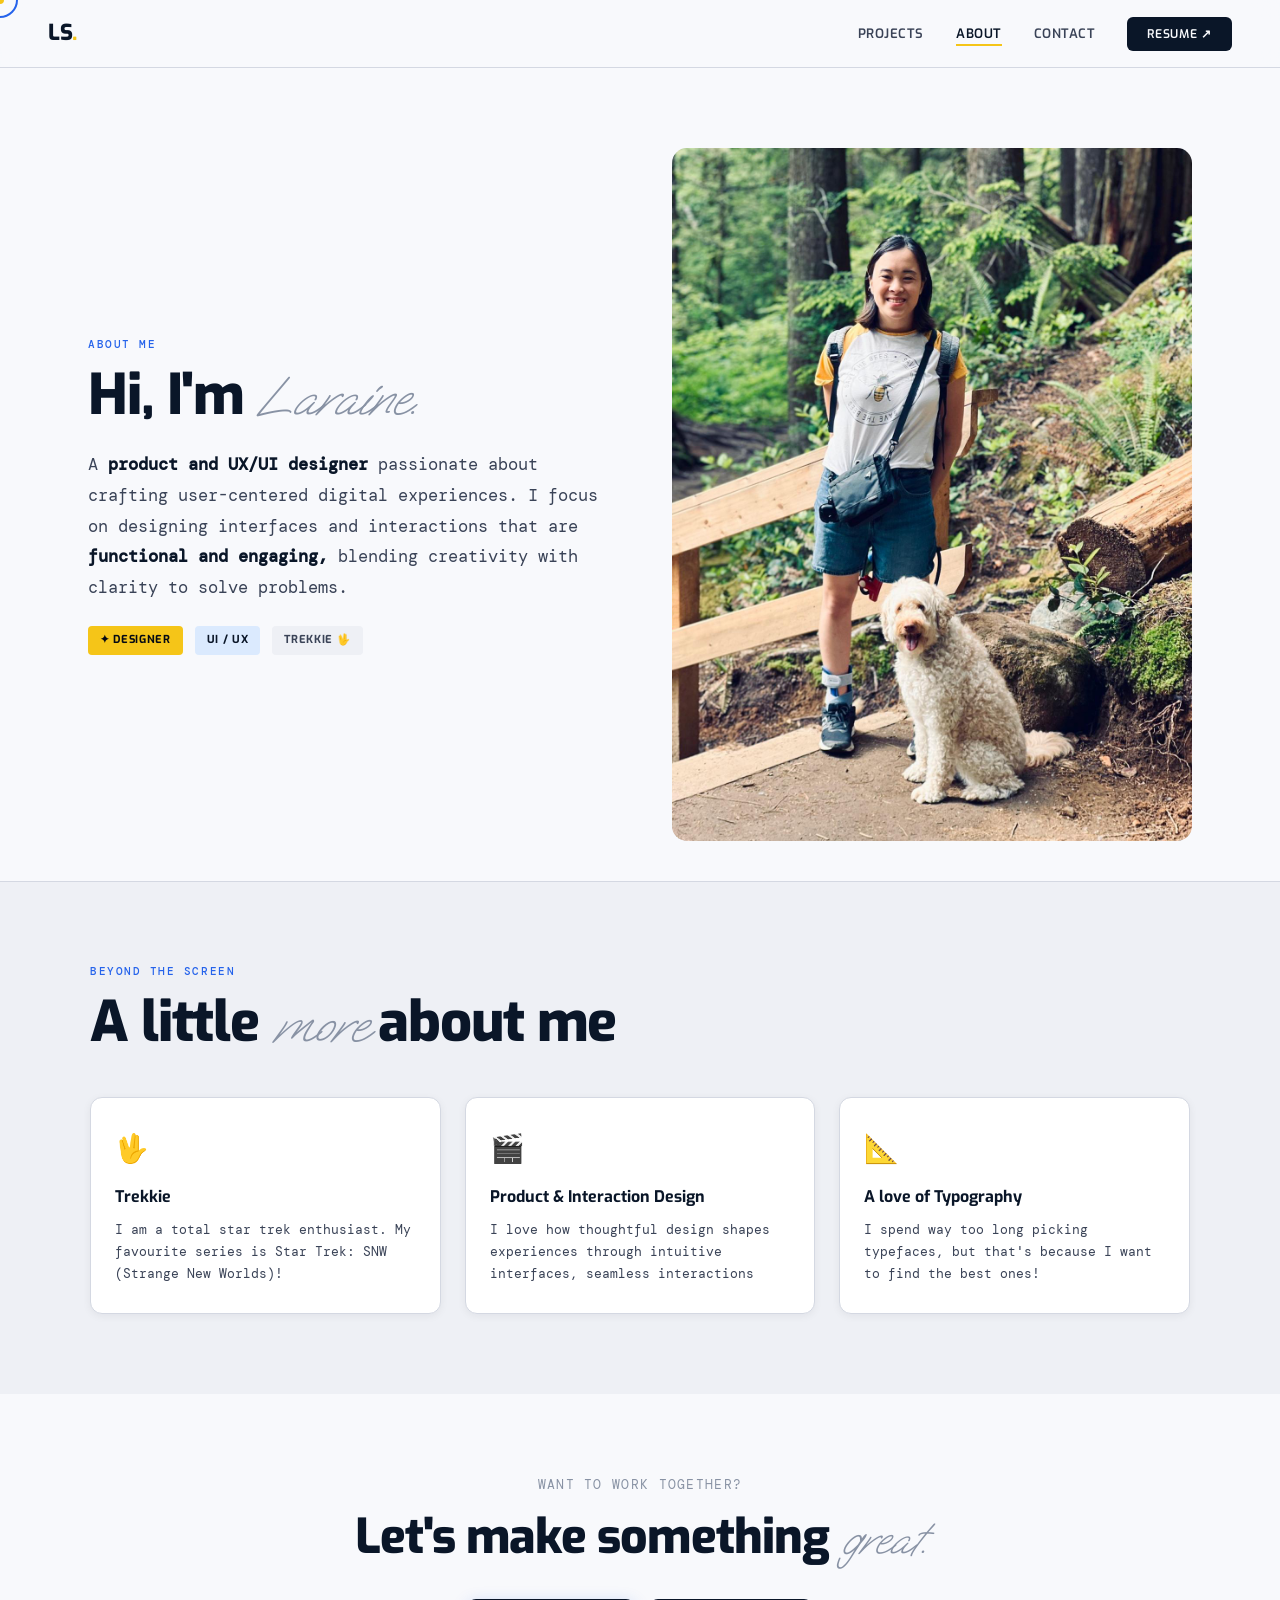
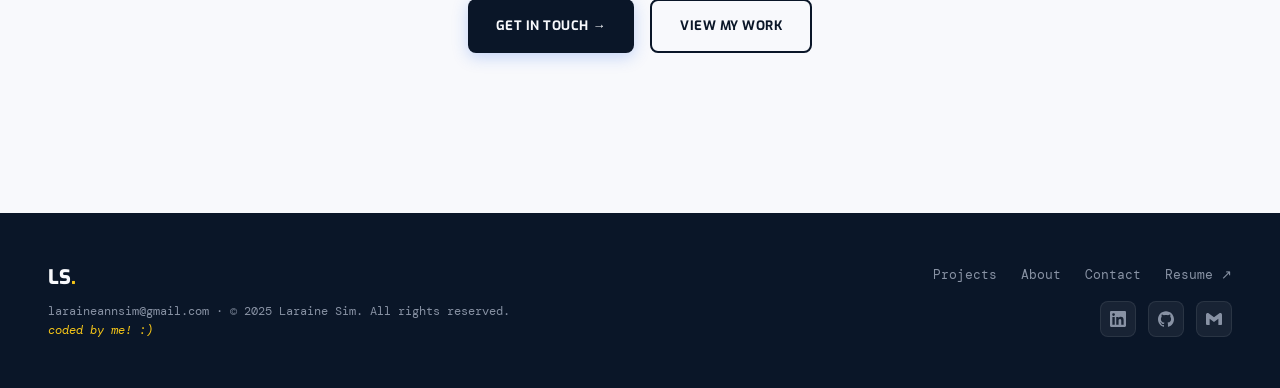
<file: about.html>
<!DOCTYPE html>
<html lang="en">
  <head>
    <meta charset="UTF-8" />
    <meta name="viewport" content="width=device-width, initial-scale=1.0" />
    <title>About — Laraine Sim</title>
    <link rel="stylesheet" href="css/style.css" />
    <link rel="stylesheet" href="css/about.css" />
  </head>
  <body>
    <div class="cursor-dot"></div>
    <div class="cursor-ring"></div>

    <!-- ===================== NAV ===================== -->
    <nav class="nav">
      <a href="index.html" class="nav-logo">LS<span>.</span></a>
      <button class="nav-toggle" aria-label="Toggle menu">
        <span></span><span></span><span></span>
      </button>
      <ul class="nav-links">
        <li><a href="projects.html">Projects</a></li>
        <li><a href="about.html" class="active">About</a></li>
        <li><a href="contact.html">Contact</a></li>
        <li>
          <a
            href="https://drive.google.com/file/d/1U10L0qeT0MrT_OG-5EShGJ4zShYl49rG/view"
            target="_blank"
            class="nav-cta"
            >Resume ↗</a
          >
        </li>
      </ul>
    </nav>

    <main class="page">
      <!-- ---- PAGE HEADER ---- -->
      <section class="about-hero">
        <div class="about-hero-text reveal">
          <span class="section-label">About Me</span>
          <h1 class="section-title">Hi, I'm <em>Laraine.</em></h1>
          <p class="about-intro">
            A <strong>product and UX/UI designer </strong> passionate about crafting user-centered digital experiences. 
            I focus on designing interfaces and interactions that are <strong>functional and engaging, </strong> 
            blending creativity with clarity to solve problems.
          </p>
          <div
            style="display: flex; gap: 12px; flex-wrap: wrap; margin-top: 24px"
          >
            <!-- Quick identity chips — edit to taste -->
            <span class="chip">✦ Designer</span>
            <span
              class="chip"
              style="background: var(--blue-light); color: var(--blue-dark)"
              >UI / UX</span
            >
            <span
              class="chip"
              style="background: var(--grey-100); color: var(--grey-700)"
              >Trekkie 🖖</span
            >
          </div>
        </div>

        <div class="about-photo reveal">
          <img src="aboutimages/laraine.jpg" alt="Description" style="border-radius: 15px;">
        </div>
        </div>
      </section>
      
      <!-- ---- INTERESTS / FUN SIDE ---- -->
      <section class="section interests-section">
        <div style="max-width: 1100px; margin: 0 auto">
          <span class="section-label">Beyond the screen</span>
          <h2 class="section-title" style="margin-bottom: 40px">
            A little <em>more</em> about me
          </h2>

          <!-- Edit these interest cards to personalize -->
          <div class="interest-grid stagger-group">
            <div class="interest-card stagger-child reveal">
              <span class="interest-icon">🖖</span>
              <h4>Trekkie</h4>
              <p>
                I am a total star trek enthusiast. My favourite series is Star Trek: SNW (Strange New Worlds)!
              </p>
            </div>
            <div class="interest-card stagger-child reveal">
              <span class="interest-icon">🎬</span>
              <h4>Product & Interaction Design</h4>
              <p>
                I love how thoughtful design shapes experiences through
                intuitive interfaces, seamless interactions
              </p>
            </div>
            <div class="interest-card stagger-child reveal">
              <span class="interest-icon">📐</span>
              <h4>A love of Typography</h4>
              <p>
                I spend way too long picking
                typefaces, but that's because I want to find the best ones!
              </p>
            </div>
            <!-- Add more cards here as you like -->
          </div>
        </div>
      </section>

      <!-- ---- CTA ---- -->
      <section class="section" style="text-align: center; padding-bottom: 80px">
        <div class="reveal">
          <p
            style="
              font-size: 13px;
              letter-spacing: 0.1em;
              text-transform: uppercase;
              color: var(--grey-400);
              margin-bottom: 16px;
            "
          >
            Want to work together?
          </p>
          <h2
            class="section-title"
            style="font-size: clamp(28px, 4vw, 48px); margin-bottom: 32px"
          >
            Let's make something <em>great.</em>
          </h2>
          <div
            style="
              display: flex;
              gap: 16px;
              justify-content: center;
              flex-wrap: wrap;
            "
          >
            <a href="contact.html" class="btn btn-primary">Get in touch →</a>
            <a href="projects.html" class="btn btn-outline">View my work</a>
          </div>
        </div>
      </section>
    </main>

    <!-- ---- FOOTER---- -->
    <footer class="footer">
      <div class="footer-logo-group">
        <div class="footer-logo">LS<span>.</span></div>
        <p class="footer-copy">
          laraineannsim@gmail.com · © 2025 Laraine Sim. All rights reserved.
          <br /><span class="footer-coded">coded by me! :)</span>
        </p>
      </div>
      <div class="footer-right">
        <nav class="footer-links">
          <a href="projects.html">Projects</a>
          <a href="about.html">About</a>
          <a href="contact.html">Contact</a>
          <a
            href="https://drive.google.com/file/d/1U10L0qeT0MrT_OG-5EShGJ4zShYl49rG/view"
            target="_blank"
            >Resume ↗</a
          >
        </nav>
        <!-- Social icon links — update hrefs with your actual profiles -->
        <div class="footer-socials">
          <!-- LinkedIn -->
          <a
            href="https://www.linkedin.com/in/laraine-sim"
            target="_blank"
            class="footer-social-link"
            aria-label="LinkedIn"
          >
            <svg viewBox="0 0 24 24" xmlns="http://www.w3.org/2000/svg">
              <path
                d="M20.447 20.452h-3.554v-5.569c0-1.328-.027-3.037-1.852-3.037-1.853 0-2.136 1.445-2.136 2.939v5.667H9.351V9h3.414v1.561h.046c.477-.9 1.637-1.85 3.37-1.85 3.601 0 4.267 2.37 4.267 5.455v6.286zM5.337 7.433a2.062 2.062 0 0 1-2.063-2.065 2.064 2.064 0 1 1 2.063 2.065zm1.782 13.019H3.555V9h3.564v11.452zM22.225 0H1.771C.792 0 0 .774 0 1.729v20.542C0 23.227.792 24 1.771 24h20.451C23.2 24 24 23.227 24 22.271V1.729C24 .774 23.2 0 22.222 0h.003z"
              ></path>
            </svg>
          </a>

          <!-- GitHub -->
          <a
            href="https://github.com/larainesim"
            target="_blank"
            class="footer-social-link"
            aria-label="GitHub"
          >
            <svg viewBox="0 0 24 24" xmlns="http://www.w3.org/2000/svg">
              <path
                d="M12 .297c-6.63 0-12 5.373-12 12 0 5.303 3.438 9.8 8.205 11.385.6.113.82-.258.82-.577 0-.285-.01-1.04-.015-2.04-3.338.724-4.042-1.61-4.042-1.61C4.422 18.07 3.633 17.7 3.633 17.7c-1.087-.744.084-.729.084-.729 1.205.084 1.838 1.236 1.838 1.236 1.07 1.835 2.809 1.305 3.495.998.108-.776.417-1.305.76-1.605-2.665-.3-5.466-1.332-5.466-5.93 0-1.31.465-2.38 1.235-3.22-.135-.303-.54-1.523.105-3.176 0 0 1.005-.322 3.3 1.23.96-.267 1.98-.399 3-.405 1.02.006 2.04.138 3 .405 2.28-1.552 3.285-1.23 3.285-1.23.645 1.653.24 2.873.12 3.176.765.84 1.23 1.91 1.23 3.22 0 4.61-2.805 5.625-5.475 5.92.42.36.81 1.096.81 2.22 0 1.606-.015 2.896-.015 3.286 0 .315.21.69.825.57C20.565 22.092 24 17.592 24 12.297c0-6.627-5.373-12-12-12"
              ></path>
            </svg>
          </a>

          <!-- Email -->
          <a
            href="mailto:laraineannsim@gmail.com"
            class="footer-social-link"
            aria-label="Email"
          >
            <svg viewBox="0 0 24 24" xmlns="http://www.w3.org/2000/svg">
              <path
                d="M24 5.457v13.909c0 .904-.732 1.636-1.636 1.636h-3.819V11.73L12 16.64l-6.545-4.91v9.273H1.636A1.636 1.636 0 0 1 0 19.366V5.457c0-2.023 2.309-3.178 3.927-1.964L5.455 4.64 12 9.548l6.545-4.91 1.528-1.145C21.69 2.28 24 3.434 24 5.457z"
              ></path>
            </svg>
          </a>
        </div>
      </div>
    </footer>

    <script src="js/main.js"></script>
  </body>
</html>
</file>
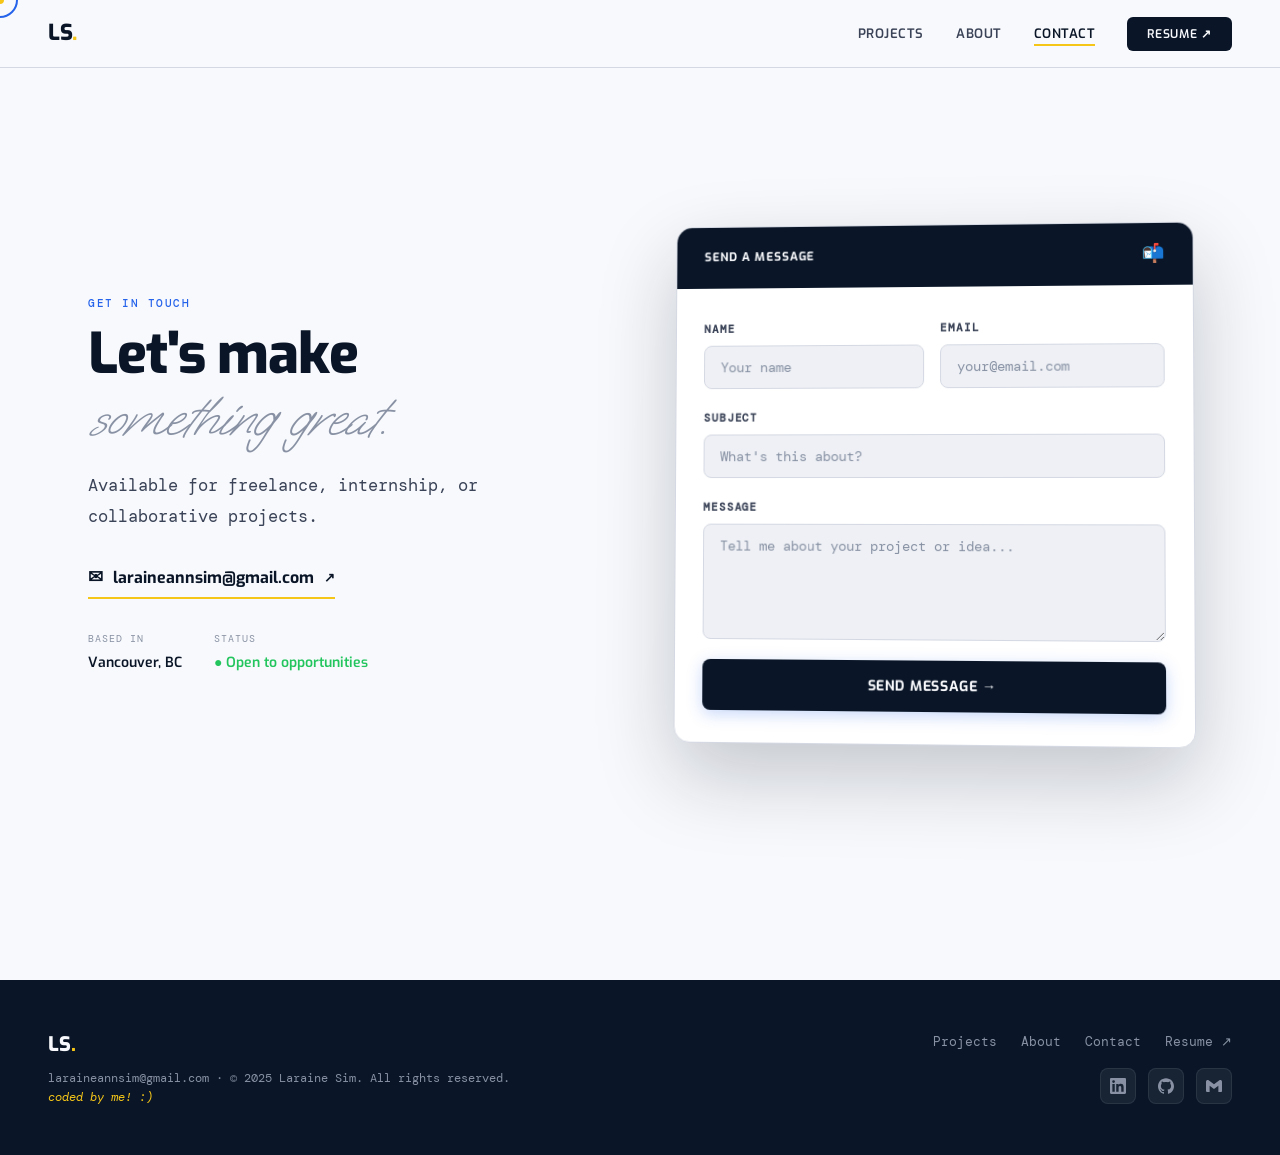
<file: contact.html>
<!DOCTYPE html>
<html lang="en">
  <head>
    <meta charset="UTF-8" />
    <meta name="viewport" content="width=device-width, initial-scale=1.0" />
    <title>Contact — Laraine Sim</title>
    <link rel="stylesheet" href="css/style.css" />
    <link rel="stylesheet" href="css/contact.css" />
  </head>
  <body>
    <div class="cursor-dot"></div>
    <div class="cursor-ring"></div>

    <nav class="nav">
      <a href="index.html" class="nav-logo">LS<span>.</span></a>
      <button class="nav-toggle" aria-label="Toggle menu">
        <span></span><span></span><span></span>
      </button>
      <ul class="nav-links">
        <li><a href="projects.html">Projects</a></li>
        <li><a href="about.html">About</a></li>
        <li><a href="contact.html" class="active">Contact</a></li>
        <li>
          <a
            href="https://drive.google.com/file/d/1U10L0qeT0MrT_OG-5EShGJ4zShYl49rG/view"
            target="_blank"
            class="nav-cta"
            >Resume ↗</a
          >
        </li>
      </ul>
    </nav>

    <main class="page">
      <!-- ---- CONTACT HERO ---- -->
      <section class="contact-hero">
        <div class="contact-hero-text reveal">
          <span class="section-label">Get in Touch</span>
          <h1 class="section-title">
            Let's make<br /><em>something great.</em>
          </h1>
          <p class="contact-intro">
            Available for freelance, internship, or collaborative projects.
          </p>

          <!-- Direct email link — fast contact option -->
          <a href="mailto:laraineannsim@gmail.com" class="contact-email-link">
            <span class="contact-email-icon">✉</span>
            laraineannsim@gmail.com
            <span class="contact-email-arrow">↗</span>
          </a>

          <!-- Quick info chips -->
          <div class="contact-meta">
            <div class="contact-meta-item">
              <span class="contact-meta-label">Based in</span>
              <!-- Edit your location -->
              <span class="contact-meta-value">Vancouver, BC</span>
            </div>
            <div class="contact-meta-item">
              <span class="contact-meta-label">Status</span>
              <span class="contact-meta-value" style="color: #22c55e"
                >● Open to opportunities</span
              >
            </div>
          </div>
        </div>

        <!-- CONTACT FORM — styled as a paper/envelope card -->
        <div class="contact-form-wrap reveal">
          <div class="contact-form-card">
            <div class="form-card-header">
              <span class="form-card-label">Send a message</span>
              <!-- Decorative folder tab -->
              <span class="form-card-tab">📬</span>
            </div>

            <!-- NOTE: For actual form submission, wire up to Formspree, Netlify Forms, or similar -->
            <!-- Action attribute: replace YOUR_FORM_ID with your Formspree form ID -->
            <form
              class="contact-form"
              action="https://formspree.io/f/xnjgoqnb"
              method="POST"
              id="contact-form"
            >
              <div class="form-row">
                <!-- Edit field labels/placeholders to suit -->
                <div class="form-group">
                  <label for="name">Name</label>
                  <input
                    type="text"
                    id="name"
                    name="name"
                    placeholder="Your name"
                    required
                  />
                </div>
                <div class="form-group">
                  <label for="email">Email</label>
                  <input
                    type="email"
                    id="email"
                    name="email"
                    placeholder="your@email.com"
                    required
                  />
                </div>
              </div>

              <div class="form-group">
                <label for="subject">Subject</label>
                <input
                  type="text"
                  id="subject"
                  name="subject"
                  placeholder="What's this about?"
                />
              </div>

              <div class="form-group">
                <label for="message">Message</label>
                <textarea
                  id="message"
                  name="message"
                  rows="5"
                  placeholder="Tell me about your project or idea..."
                  required
                ></textarea>
              </div>

              <button type="submit" class="btn btn-primary form-submit">
                Send Message →
              </button>
            </form>
          </div>

          <!-- Success message (shown by JS after submit) -->
          <div class="form-success" id="form-success" style="display: none">
            <span>✦</span> Thanks! I'll be in touch soon.
          </div>
        </div>
      </section>
    </main>

    <!-- ---- FOOTER---- -->
    <footer class="footer">
      <div class="footer-logo-group">
        <div class="footer-logo">LS<span>.</span></div>
        <p class="footer-copy">
          laraineannsim@gmail.com · © 2025 Laraine Sim. All rights reserved.
          <br /><span class="footer-coded">coded by me! :)</span>
        </p>
      </div>
      <div class="footer-right">
        <nav class="footer-links">
          <a href="projects.html">Projects</a>
          <a href="about.html">About</a>
          <a href="contact.html">Contact</a>
          <a
            href="https://drive.google.com/file/d/1U10L0qeT0MrT_OG-5EShGJ4zShYl49rG/view"
            target="_blank"
            >Resume ↗</a
          >
        </nav>
        <!-- Social icon links — update hrefs with your actual profiles -->
        <div class="footer-socials">
          <!-- LinkedIn -->
          <a
            href="https://www.linkedin.com/in/laraine-sim"
            target="_blank"
            class="footer-social-link"
            aria-label="LinkedIn"
          >
            <svg viewBox="0 0 24 24" xmlns="http://www.w3.org/2000/svg">
              <path
                d="M20.447 20.452h-3.554v-5.569c0-1.328-.027-3.037-1.852-3.037-1.853 0-2.136 1.445-2.136 2.939v5.667H9.351V9h3.414v1.561h.046c.477-.9 1.637-1.85 3.37-1.85 3.601 0 4.267 2.37 4.267 5.455v6.286zM5.337 7.433a2.062 2.062 0 0 1-2.063-2.065 2.064 2.064 0 1 1 2.063 2.065zm1.782 13.019H3.555V9h3.564v11.452zM22.225 0H1.771C.792 0 0 .774 0 1.729v20.542C0 23.227.792 24 1.771 24h20.451C23.2 24 24 23.227 24 22.271V1.729C24 .774 23.2 0 22.222 0h.003z"
              ></path>
            </svg>
          </a>

          <!-- GitHub -->
          <a
            href="https://github.com/larainesim"
            target="_blank"
            class="footer-social-link"
            aria-label="GitHub"
          >
            <svg viewBox="0 0 24 24" xmlns="http://www.w3.org/2000/svg">
              <path
                d="M12 .297c-6.63 0-12 5.373-12 12 0 5.303 3.438 9.8 8.205 11.385.6.113.82-.258.82-.577 0-.285-.01-1.04-.015-2.04-3.338.724-4.042-1.61-4.042-1.61C4.422 18.07 3.633 17.7 3.633 17.7c-1.087-.744.084-.729.084-.729 1.205.084 1.838 1.236 1.838 1.236 1.07 1.835 2.809 1.305 3.495.998.108-.776.417-1.305.76-1.605-2.665-.3-5.466-1.332-5.466-5.93 0-1.31.465-2.38 1.235-3.22-.135-.303-.54-1.523.105-3.176 0 0 1.005-.322 3.3 1.23.96-.267 1.98-.399 3-.405 1.02.006 2.04.138 3 .405 2.28-1.552 3.285-1.23 3.285-1.23.645 1.653.24 2.873.12 3.176.765.84 1.23 1.91 1.23 3.22 0 4.61-2.805 5.625-5.475 5.92.42.36.81 1.096.81 2.22 0 1.606-.015 2.896-.015 3.286 0 .315.21.69.825.57C20.565 22.092 24 17.592 24 12.297c0-6.627-5.373-12-12-12"
              ></path>
            </svg>
          </a>

          <!-- Email -->
          <a
            href="mailto:laraineannsim@gmail.com"
            class="footer-social-link"
            aria-label="Email"
          >
            <svg viewBox="0 0 24 24" xmlns="http://www.w3.org/2000/svg">
              <path
                d="M24 5.457v13.909c0 .904-.732 1.636-1.636 1.636h-3.819V11.73L12 16.64l-6.545-4.91v9.273H1.636A1.636 1.636 0 0 1 0 19.366V5.457c0-2.023 2.309-3.178 3.927-1.964L5.455 4.64 12 9.548l6.545-4.91 1.528-1.145C21.69 2.28 24 3.434 24 5.457z"
              ></path>
            </svg>
          </a>
        </div>
      </div>
    </footer>

    <script src="js/main.js"></script>
    <script src="js/contact.js"></script>
  </body>
</html>
</file>
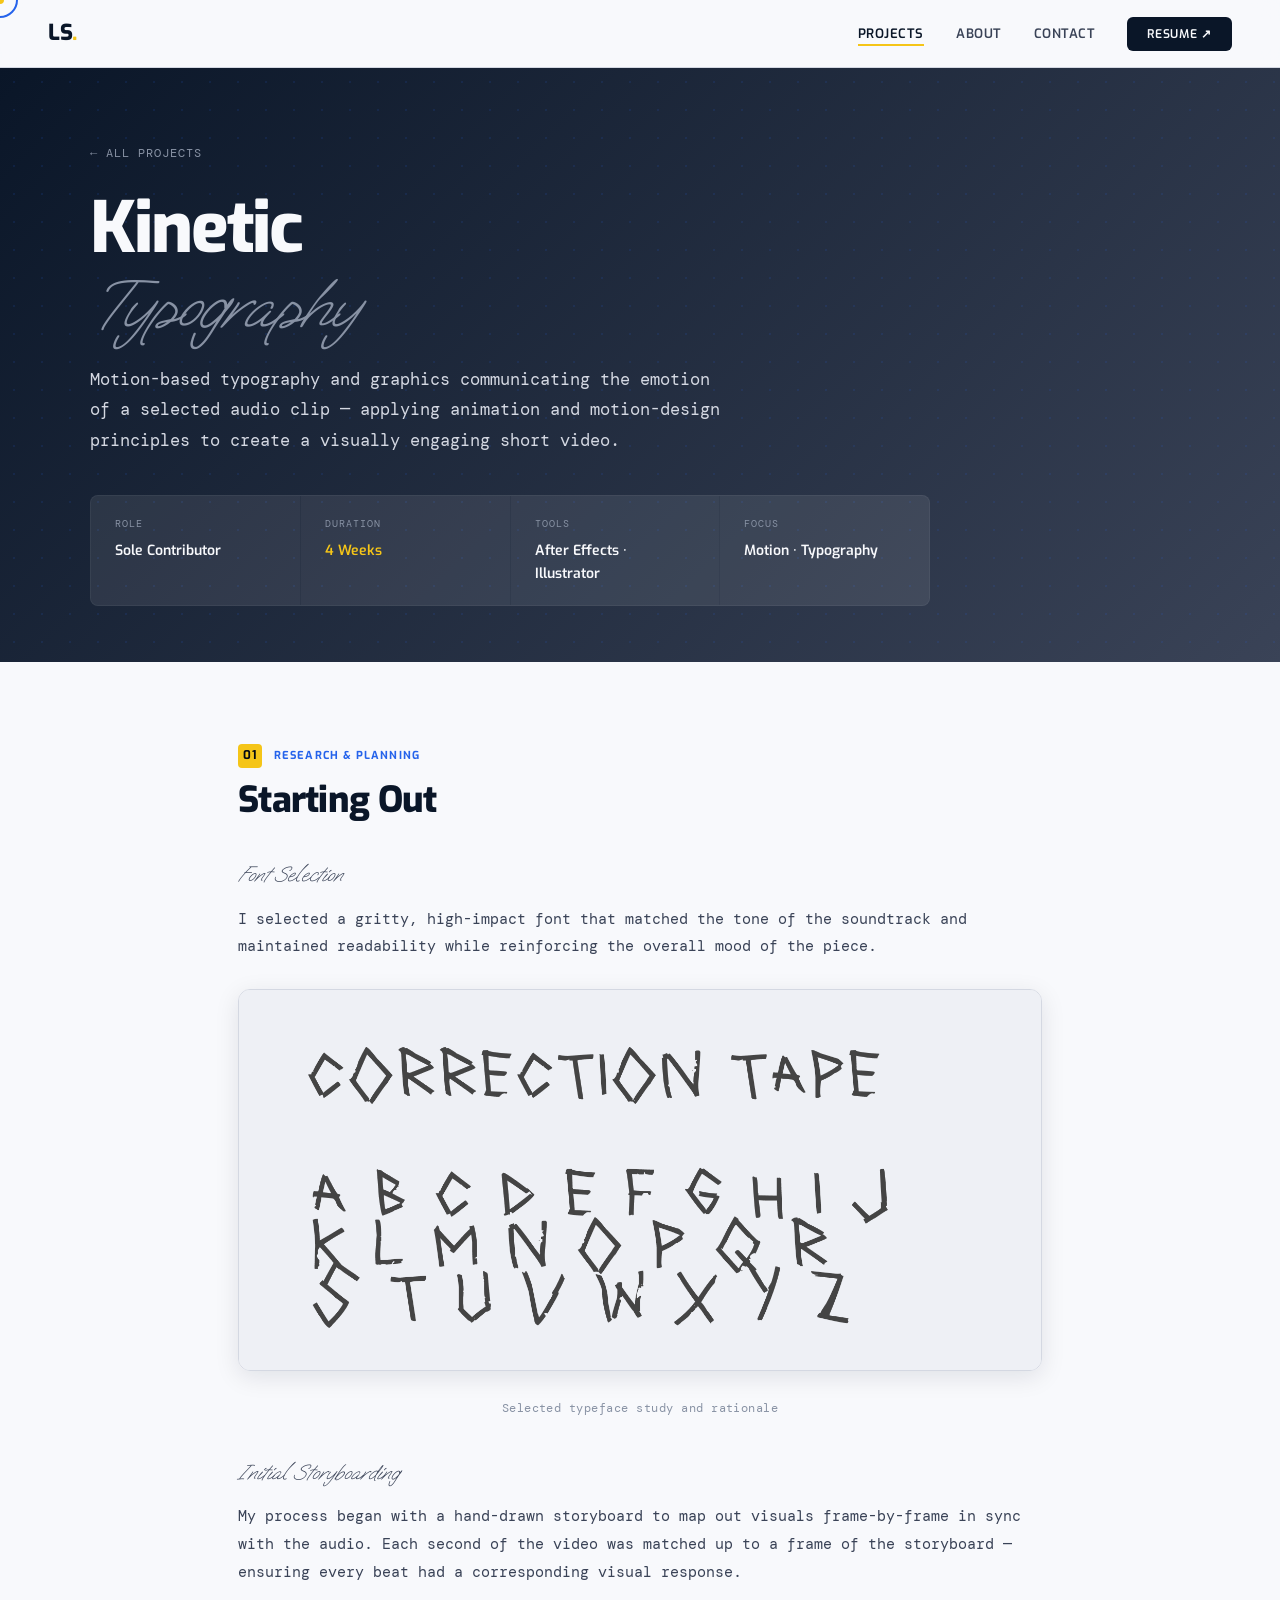
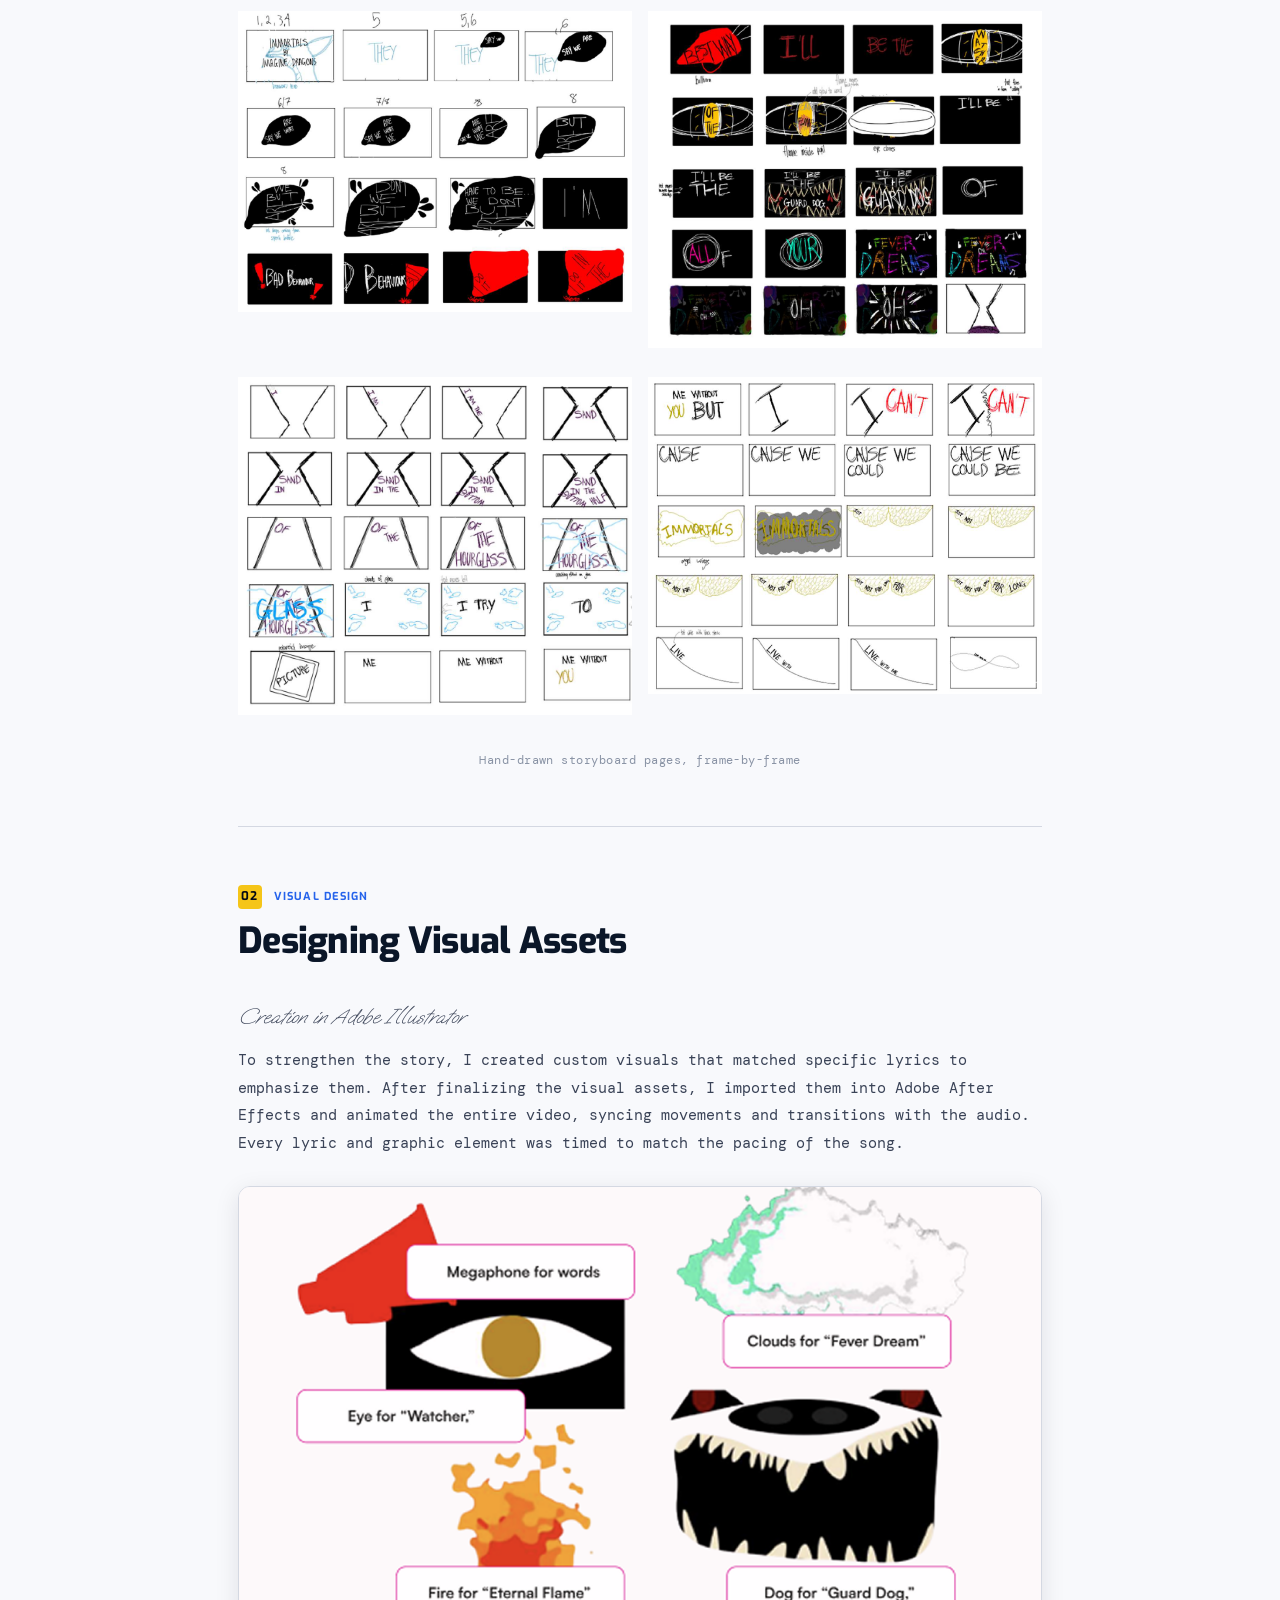
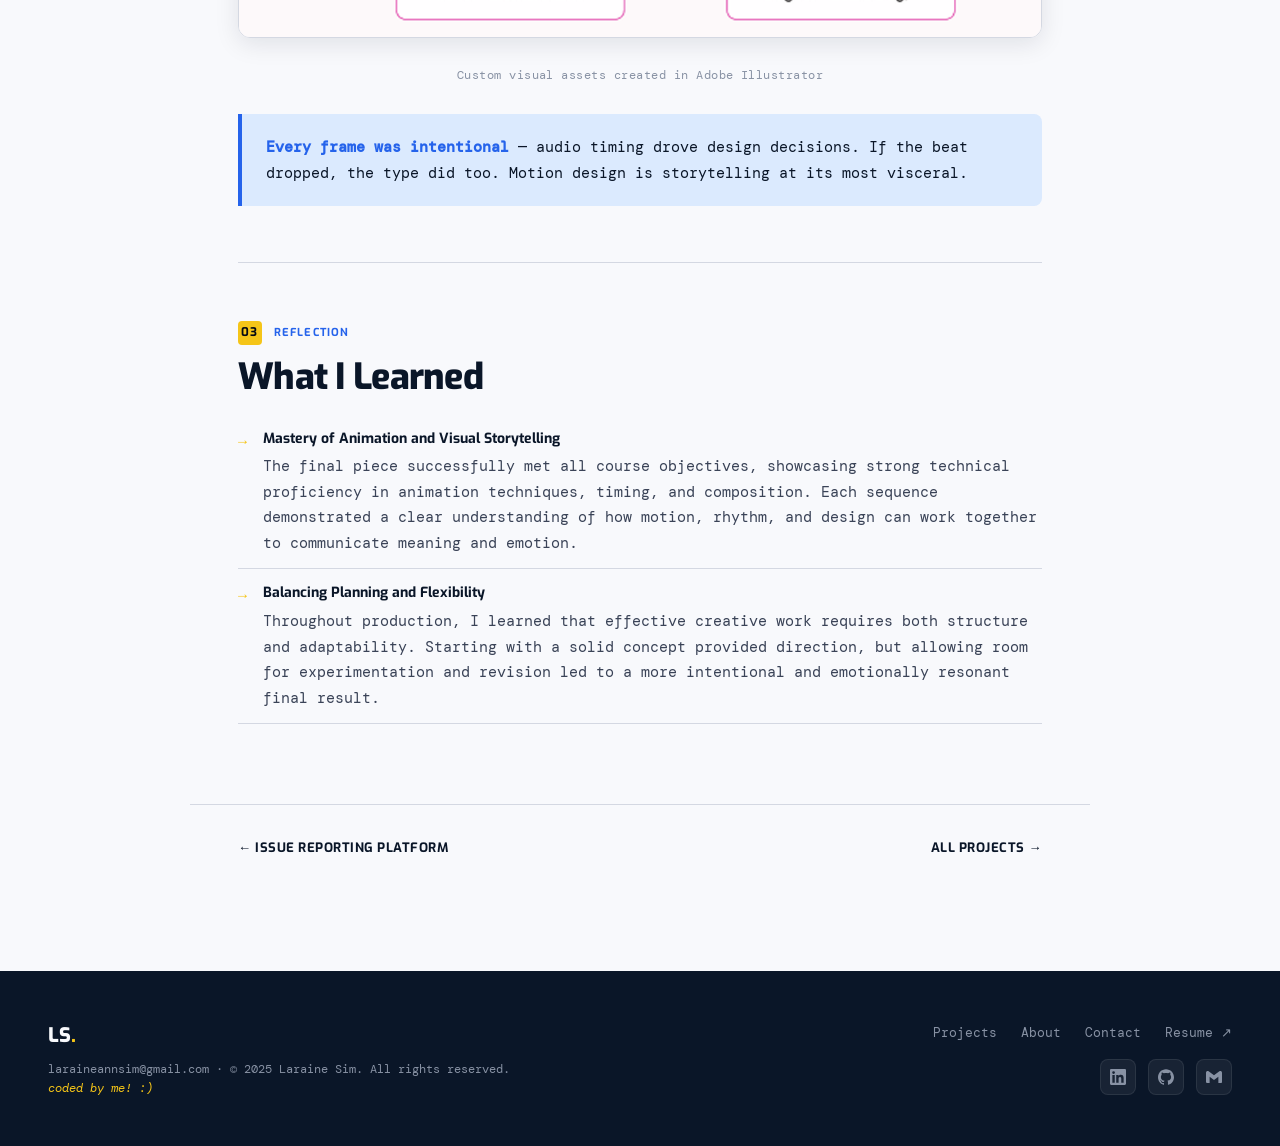
<file: iat100.html>
<!DOCTYPE html>
<html lang="en">
  <head>
    <meta charset="UTF-8" />
    <meta name="viewport" content="width=device-width, initial-scale=1.0" />
    <title>Kinetic Typography — Laraine Sim</title>
    <link rel="stylesheet" href="css/style.css" />
    <link rel="stylesheet" href="css/projects.css" />
  </head>
  <body>
    <div class="cursor-dot"></div>
    <div class="cursor-ring"></div>

    <nav class="nav">
      <a href="index.html" class="nav-logo">LS<span>.</span></a>
      <button class="nav-toggle" aria-label="Toggle menu">
        <span></span><span></span><span></span>
      </button>
      <ul class="nav-links">
        <li><a href="projects.html" class="active">Projects</a></li>
        <li><a href="about.html">About</a></li>
        <li><a href="contact.html">Contact</a></li>
        <li>
          <a
            href="https://drive.google.com/file/d/1U10L0qeT0MrT_OG-5EShGJ4zShYl49rG/view"
            target="_blank"
            class="nav-cta"
            >Resume ↗</a
          >
        </li>
      </ul>
    </nav>

    <main class="page">
      <!-- ============ CASE HERO ============ -->
      <section
        class="case-hero"
        style="
          background: linear-gradient(
            135deg,
            var(--blue-dark) 0%,
            var(--grey-700) 100%
          );
        "
      >
        <div class="case-hero-inner case-hero-inner--with-image">
          <!-- Left column -->
          <div class="hero-text-col">
            <a href="projects.html" class="case-hero-back">← All Projects</a>

            <div class="reveal">
              <h1 class="case-hero-title">Kinetic<br /><em>Typography</em></h1>
              <p class="case-hero-desc">
                Motion-based typography and graphics communicating the emotion
                of a selected audio clip — applying animation and motion-design
                principles to create a visually engaging short video.
              </p>
            </div>

            <div class="case-meta reveal">
              <div class="case-meta-item">
                <div class="case-meta-label">Role</div>
                <div class="case-meta-value">Sole Contributor</div>
              </div>
              <div class="case-meta-item">
                <div class="case-meta-label">Duration</div>
                <div class="case-meta-value" style="color: var(--yellow)">
                  4 Weeks
                </div>
              </div>
              <div class="case-meta-item">
                <div class="case-meta-label">Tools</div>
                <div class="case-meta-value">After Effects · Illustrator</div>
              </div>
              <div class="case-meta-item">
                <div class="case-meta-label">Focus</div>
                <div class="case-meta-value">Motion · Typography</div>
              </div>
            </div>
          </div>
          <!-- end .hero-text-col -->
      </section>

      <!-- ============ CASE BODY ============ -->
      <article class="case-body">
        <!-- 01: STARTING OUT -->
        <div class="reveal">
          <span class="case-section-marker" data-num="01"
            >Research &amp; Planning</span
          >
          <h2 class="case-h2">Starting Out</h2>
        </div>

        <h3 class="case-h3 reveal">Font Selection</h3>
        <p class="case-p reveal">
          I selected a gritty, high-impact font that matched the tone of the
          soundtrack and maintained readability while reinforcing the overall
          mood of the piece.
        </p>

        <div class="case-img reveal">
          <div class="img-placeholder" style="height: 380px">
            <img src="Video/FontChosen.png" alt="Font Selection" />
          </div>
        </div>
        <p class="case-caption">Selected typeface study and rationale</p>

        <h3 class="case-h3 reveal">Initial Storyboarding</h3>
        <p class="case-p reveal">
          My process began with a hand-drawn storyboard to map out visuals
          frame-by-frame in sync with the audio. Each second of the video was
          matched up to a frame of the storyboard — ensuring every beat had a
          corresponding visual response.
        </p>
        <div
          style="
            display: grid;
            grid-template-columns: 1fr 1fr;
            gap: 16px;
            margin: 24px 0;
          "
          class="reveal stagger-group"
        >
          <div
            style="height: 350px; border-radius: 8px"
          >
            <img src="Video/frameone.png" alt="Font Selection" />
          </div>
          <div
            style="height: 350px; border-radius: 8px"
          >
          <img src="Video/frame2.png" alt="Font Selection" />
          </div>
          <div
            style="height: 350px; border-radius: 8px"
          >
          <img src="Video/frame3.png" alt="Font Selection" />
          </div>
          <div
            style="height: 350px; border-radius: 8px"
          >
          <img src="Video/frame4.png" alt="Font Selection" />
          </div>
        </div>
        <p class="case-caption">Hand-drawn storyboard pages, frame-by-frame</p>

        <hr class="case-divider" />

        <!-- 02: DESIGN -->
        <div class="reveal">
          <span class="case-section-marker" data-num="02">Visual Design</span>
          <h2 class="case-h2">Designing Visual Assets</h2>
          <h3 class="case-h3">Creation in Adobe Illustrator</h3>
          <p class="case-p">
            To strengthen the story, I created custom visuals that matched
            specific lyrics to emphasize them. After finalizing the visual
            assets, I imported them into Adobe After Effects and animated the
            entire video, syncing movements and transitions with the audio.
            Every lyric and graphic element was timed to match the pacing of the
            song.
          </p>
        </div>

        <div class="case-img reveal">
          <div class="img-placeholder" style="height: 450px">
            <img src="Video/creation.png" alt="Illustrator assets">
          </div>
        </div>
        <p class="case-caption">
          Custom visual assets created in Adobe Illustrator
        </p>

        <!-- Process callout -->
        <div class="callout reveal">
          <p>
            <strong>Every frame was intentional</strong> — audio timing drove
            design decisions. If the beat dropped, the type did too. Motion
            design is storytelling at its most visceral.
          </p>
        </div>

        <hr class="case-divider" />

        <!-- 03: REFLECTION -->
        <div class="reveal">
          <span class="case-section-marker" data-num="03">Reflection</span>
          <h2 class="case-h2">What I Learned</h2>
        </div>

        <ul class="reflection-list reveal">
          <li>
            <div>
              <strong
                style="
                  font-family: var(--font-display);
                  font-size: 14px;
                  color: var(--blue-dark);
                  display: block;
                  margin-bottom: 4px;
                "
                >Mastery of Animation and Visual Storytelling</strong
              >
              The final piece successfully met all course objectives, showcasing
              strong technical proficiency in animation techniques, timing, and
              composition. Each sequence demonstrated a clear understanding of
              how motion, rhythm, and design can work together to communicate
              meaning and emotion.
            </div>
          </li>
          <li>
            <div>
              <strong
                style="
                  font-family: var(--font-display);
                  font-size: 14px;
                  color: var(--blue-dark);
                  display: block;
                  margin-bottom: 4px;
                "
                >Balancing Planning and Flexibility</strong
              >
              Throughout production, I learned that effective creative work
              requires both structure and adaptability. Starting with a solid
              concept provided direction, but allowing room for experimentation
              and revision led to a more intentional and emotionally resonant
              final result.
            </div>
          </li>
        </ul>
      </article>

      <!-- ---- PROJECT NAV ---- -->
      <nav class="project-nav">
        <a href="iat235.html">← Issue Reporting Platform</a>
        <a href="projects.html">All Projects →</a>
      </nav>
    </main>

    <!-- ---- FOOTER---- -->
    <footer class="footer">
      <div class="footer-logo-group">
        <div class="footer-logo">LS<span>.</span></div>
        <p class="footer-copy">
          laraineannsim@gmail.com · © 2025 Laraine Sim. All rights reserved.
          <br /><span class="footer-coded">coded by me! :)</span>
        </p>
      </div>
      <div class="footer-right">
        <nav class="footer-links">
          <a href="projects.html">Projects</a>
          <a href="about.html">About</a>
          <a href="contact.html">Contact</a>
          <a
            href="https://drive.google.com/file/d/1U10L0qeT0MrT_OG-5EShGJ4zShYl49rG/view"
            target="_blank"
            >Resume ↗</a
          >
        </nav>
        <!-- Social icon links — update hrefs with your actual profiles -->
        <div class="footer-socials">
          <!-- LinkedIn -->
          <a
            href="https://www.linkedin.com/in/laraine-sim"
            target="_blank"
            class="footer-social-link"
            aria-label="LinkedIn"
          >
            <svg viewBox="0 0 24 24" xmlns="http://www.w3.org/2000/svg">
              <path
                d="M20.447 20.452h-3.554v-5.569c0-1.328-.027-3.037-1.852-3.037-1.853 0-2.136 1.445-2.136 2.939v5.667H9.351V9h3.414v1.561h.046c.477-.9 1.637-1.85 3.37-1.85 3.601 0 4.267 2.37 4.267 5.455v6.286zM5.337 7.433a2.062 2.062 0 0 1-2.063-2.065 2.064 2.064 0 1 1 2.063 2.065zm1.782 13.019H3.555V9h3.564v11.452zM22.225 0H1.771C.792 0 0 .774 0 1.729v20.542C0 23.227.792 24 1.771 24h20.451C23.2 24 24 23.227 24 22.271V1.729C24 .774 23.2 0 22.222 0h.003z"
              ></path>
            </svg>
          </a>

          <!-- GitHub -->
          <a
            href="https://github.com/larainesim"
            target="_blank"
            class="footer-social-link"
            aria-label="GitHub"
          >
            <svg viewBox="0 0 24 24" xmlns="http://www.w3.org/2000/svg">
              <path
                d="M12 .297c-6.63 0-12 5.373-12 12 0 5.303 3.438 9.8 8.205 11.385.6.113.82-.258.82-.577 0-.285-.01-1.04-.015-2.04-3.338.724-4.042-1.61-4.042-1.61C4.422 18.07 3.633 17.7 3.633 17.7c-1.087-.744.084-.729.084-.729 1.205.084 1.838 1.236 1.838 1.236 1.07 1.835 2.809 1.305 3.495.998.108-.776.417-1.305.76-1.605-2.665-.3-5.466-1.332-5.466-5.93 0-1.31.465-2.38 1.235-3.22-.135-.303-.54-1.523.105-3.176 0 0 1.005-.322 3.3 1.23.96-.267 1.98-.399 3-.405 1.02.006 2.04.138 3 .405 2.28-1.552 3.285-1.23 3.285-1.23.645 1.653.24 2.873.12 3.176.765.84 1.23 1.91 1.23 3.22 0 4.61-2.805 5.625-5.475 5.92.42.36.81 1.096.81 2.22 0 1.606-.015 2.896-.015 3.286 0 .315.21.69.825.57C20.565 22.092 24 17.592 24 12.297c0-6.627-5.373-12-12-12"
              ></path>
            </svg>
          </a>

          <!-- Email -->
          <a
            href="mailto:laraineannsim@gmail.com"
            class="footer-social-link"
            aria-label="Email"
          >
            <svg viewBox="0 0 24 24" xmlns="http://www.w3.org/2000/svg">
              <path
                d="M24 5.457v13.909c0 .904-.732 1.636-1.636 1.636h-3.819V11.73L12 16.64l-6.545-4.91v9.273H1.636A1.636 1.636 0 0 1 0 19.366V5.457c0-2.023 2.309-3.178 3.927-1.964L5.455 4.64 12 9.548l6.545-4.91 1.528-1.145C21.69 2.28 24 3.434 24 5.457z"
              ></path>
            </svg>
          </a>
        </div>
      </div>
    </footer>

    <script src="js/main.js"></script>
  </body>
</html>
</file>
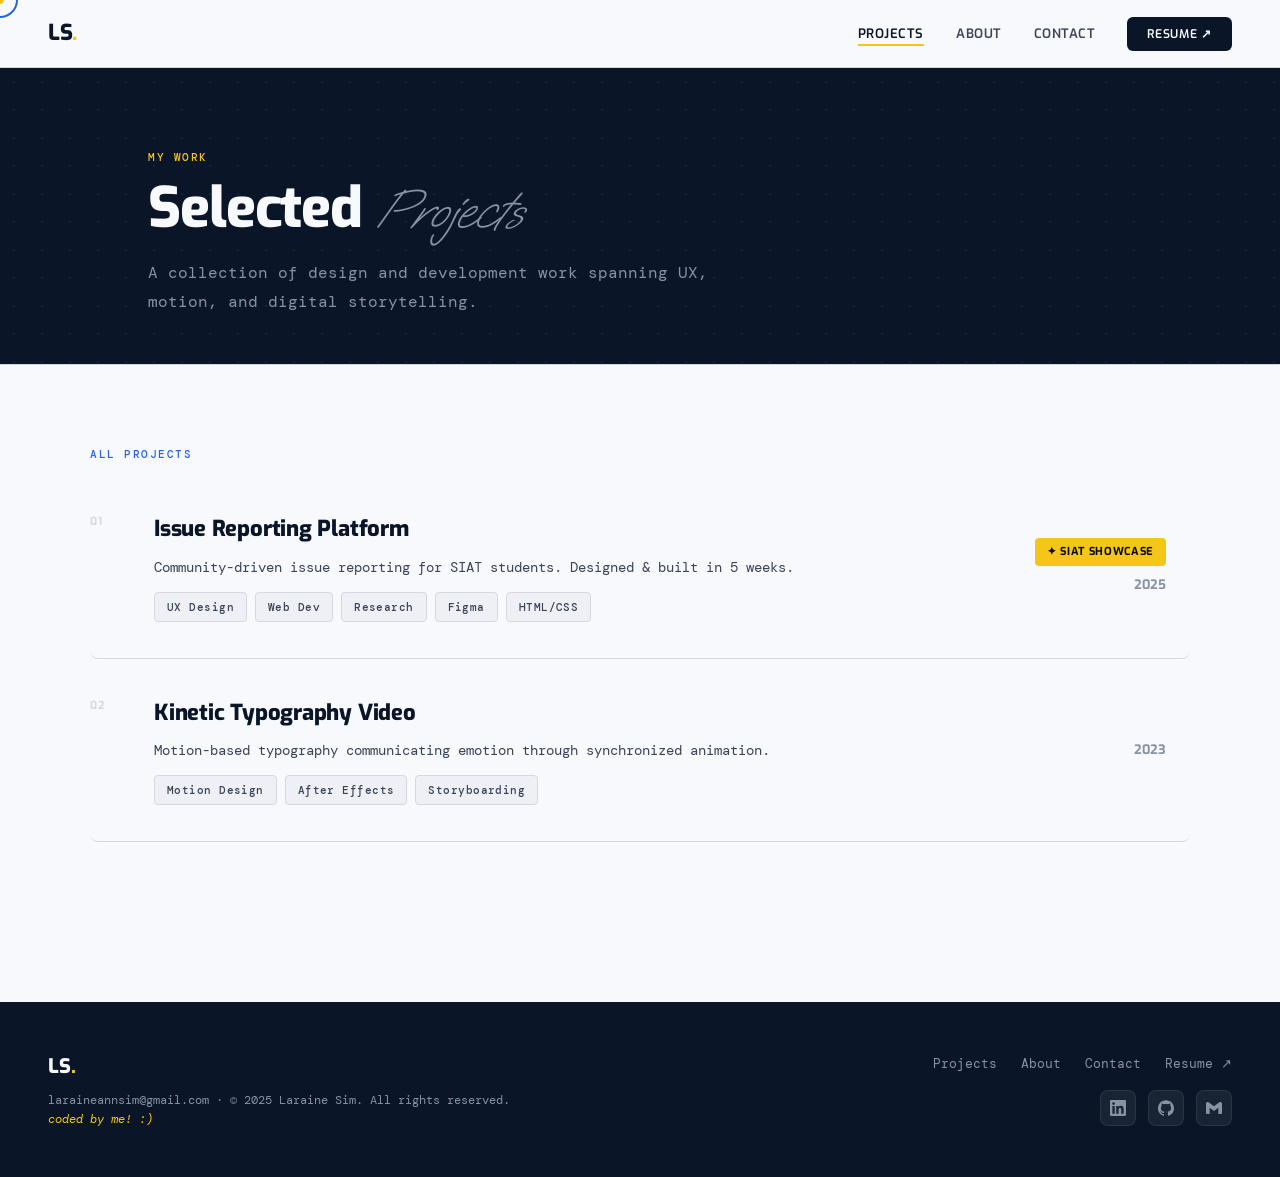
<file: projects.html>
<!DOCTYPE html>
<html lang="en">
  <head>
    <meta charset="UTF-8" />
    <meta name="viewport" content="width=device-width, initial-scale=1.0" />
    <title>Projects — Laraine Sim</title>
    <link rel="stylesheet" href="css/style.css" />
    <link rel="stylesheet" href="css/projects.css" />
  </head>
  <body>
    <div class="cursor-dot"></div>
    <div class="cursor-ring"></div>

    <nav class="nav">
      <a href="index.html" class="nav-logo">LS<span>.</span></a>
      <button class="nav-toggle" aria-label="Toggle menu">
        <span></span><span></span><span></span>
      </button>
      <ul class="nav-links">
        <li><a href="projects.html" class="active">Projects</a></li>
        <li><a href="about.html">About</a></li>
        <li><a href="contact.html">Contact</a></li>
        <li>
          <a
            href="https://drive.google.com/file/d/1U10L0qeT0MrT_OG-5EShGJ4zShYl49rG/view"
            target="_blank"
            class="nav-cta"
            >Resume ↗</a
          >
        </li>
      </ul>
    </nav>

    <main class="page">
      <!-- ---- PAGE HEADER ---- -->
      <section class="projects-page-hero section">
        <div class="reveal" style="max-width: 700px; padding-left: 100px">
          <span class="section-label">My Work</span>
          <h1 class="section-title">Selected <em>Projects</em></h1>
          <p
            style="
              color: var(--grey-700);
              font-size: 16px;
              line-height: 1.8;
              margin-top: 16px;
            "
          >
            A collection of design and development work spanning UX, motion, and
            digital storytelling.
          </p>
        </div>
      </section>

      <!-- ---- PROJECT LIST (below folders for detail) ---- -->
      <section class="section project-list-section">
        <div style="max-width: 1100px; margin: 0 auto">
          <span class="section-label">All Projects</span>

          <!-- Project row 1 -->
          <a href="iat235.html" class="project-row reveal">
            <div class="project-row-num">01</div>
            <div class="project-row-info">
              <h3 class="project-row-title">
                Issue Reporting Platform <span>↗</span>
              </h3>
              <p class="project-row-desc">
                Community-driven issue reporting for SIAT students. Designed &
                built in 5 weeks.
              </p>
              <div class="project-row-tags">
                <span class="tag">UX Design</span>
                <span class="tag">Web Dev</span>
                <span class="tag">Research</span>
                <span class="tag">Figma</span>
                <span class="tag">HTML/CSS</span>
              </div>
            </div>
            <div class="project-row-meta">
              <span class="chip">✦ SIAT Showcase</span>
              <span class="project-row-year">2025</span>
            </div>
          </a>

          <!-- Project row 2 -->
          <a href="iat100.html" class="project-row reveal">
            <div class="project-row-num">02</div>
            <div class="project-row-info">
              <h3 class="project-row-title">
                Kinetic Typography Video <span>↗</span>
              </h3>
              <p class="project-row-desc">
                Motion-based typography communicating emotion through
                synchronized animation.
              </p>
              <div class="project-row-tags">
                <span class="tag">Motion Design</span>
                <span class="tag">After Effects</span>
                <span class="tag">Storyboarding</span>
              </div>
            </div>
            <div class="project-row-meta">
              <span class="project-row-year">2023</span>
            </div>
          </a>
        </div>
      </section>
    </main>

    <!-- ---- FOOTER---- -->
    <footer class="footer">
      <div class="footer-logo-group">
        <div class="footer-logo">LS<span>.</span></div>
        <p class="footer-copy">
          laraineannsim@gmail.com · © 2025 Laraine Sim. All rights reserved.
          <br /><span class="footer-coded">coded by me! :)</span>
        </p>
      </div>
      <div class="footer-right">
        <nav class="footer-links">
          <a href="projects.html">Projects</a>
          <a href="about.html">About</a>
          <a href="contact.html">Contact</a>
          <a
            href="https://drive.google.com/file/d/1U10L0qeT0MrT_OG-5EShGJ4zShYl49rG/view"
            target="_blank"
            >Resume ↗</a
          >
        </nav>
        <!-- Social icon links — update hrefs with your actual profiles -->
        <div class="footer-socials">
          <!-- LinkedIn -->
          <a
            href="https://www.linkedin.com/in/laraine-sim"
            target="_blank"
            class="footer-social-link"
            aria-label="LinkedIn"
          >
            <svg viewBox="0 0 24 24" xmlns="http://www.w3.org/2000/svg">
              <path
                d="M20.447 20.452h-3.554v-5.569c0-1.328-.027-3.037-1.852-3.037-1.853 0-2.136 1.445-2.136 2.939v5.667H9.351V9h3.414v1.561h.046c.477-.9 1.637-1.85 3.37-1.85 3.601 0 4.267 2.37 4.267 5.455v6.286zM5.337 7.433a2.062 2.062 0 0 1-2.063-2.065 2.064 2.064 0 1 1 2.063 2.065zm1.782 13.019H3.555V9h3.564v11.452zM22.225 0H1.771C.792 0 0 .774 0 1.729v20.542C0 23.227.792 24 1.771 24h20.451C23.2 24 24 23.227 24 22.271V1.729C24 .774 23.2 0 22.222 0h.003z"
              ></path>
            </svg>
          </a>

          <!-- GitHub -->
          <a
            href="https://github.com/las21-sfu"
            target="_blank"
            class="footer-social-link"
            aria-label="GitHub"
          >
            <svg viewBox="0 0 24 24" xmlns="http://www.w3.org/2000/svg">
              <path
                d="M12 .297c-6.63 0-12 5.373-12 12 0 5.303 3.438 9.8 8.205 11.385.6.113.82-.258.82-.577 0-.285-.01-1.04-.015-2.04-3.338.724-4.042-1.61-4.042-1.61C4.422 18.07 3.633 17.7 3.633 17.7c-1.087-.744.084-.729.084-.729 1.205.084 1.838 1.236 1.838 1.236 1.07 1.835 2.809 1.305 3.495.998.108-.776.417-1.305.76-1.605-2.665-.3-5.466-1.332-5.466-5.93 0-1.31.465-2.38 1.235-3.22-.135-.303-.54-1.523.105-3.176 0 0 1.005-.322 3.3 1.23.96-.267 1.98-.399 3-.405 1.02.006 2.04.138 3 .405 2.28-1.552 3.285-1.23 3.285-1.23.645 1.653.24 2.873.12 3.176.765.84 1.23 1.91 1.23 3.22 0 4.61-2.805 5.625-5.475 5.92.42.36.81 1.096.81 2.22 0 1.606-.015 2.896-.015 3.286 0 .315.21.69.825.57C20.565 22.092 24 17.592 24 12.297c0-6.627-5.373-12-12-12"
              ></path>
            </svg>
          </a>

          <!-- Email -->
          <a
            href="mailto:laraineannsim@gmail.com"
            class="footer-social-link"
            aria-label="Email"
          >
            <svg viewBox="0 0 24 24" xmlns="http://www.w3.org/2000/svg">
              <path
                d="M24 5.457v13.909c0 .904-.732 1.636-1.636 1.636h-3.819V11.73L12 16.64l-6.545-4.91v9.273H1.636A1.636 1.636 0 0 1 0 19.366V5.457c0-2.023 2.309-3.178 3.927-1.964L5.455 4.64 12 9.548l6.545-4.91 1.528-1.145C21.69 2.28 24 3.434 24 5.457z"
              ></path>
            </svg>
          </a>
        </div>
      </div>
    </footer>

    <script src="js/main.js"></script>
    <script src="js/projects.js"></script>
  </body>
</html>
</file>
<file: css/style.css>
/* ============================================================
   LARAINE SIM PORTFOLIO — GLOBAL STYLES
   Brand: Blue, White, Grey, Black + Yellow highlight
   Aesthetic: Modern editorial, playful 3D folder system
   ============================================================ */

/* ---------- FONTS ---------- */
@import url("https://fonts.googleapis.com/css2?family=Syne:wght@400;500;600;700;800&family=DM+Mono:ital,wght@0,300;0,400;0,500;1,300&family=Fraunces:ital,opsz,wght@0,9..144,300;0,9..144,600;0,9..144,700;1,9..144,300&family=Exo:wght@300;400;500;600;700&family=Oooh+Baby&display=swap");

/* ---------- DESIGN TOKENS ---------- */
:root {
  /* Core palette */
  --blue-dark: #0a1628; /* near-black navy */
  --blue-mid: #1e3a5f; /* deep blue */
  --blue-bright: #2563eb; /* interaction blue */
  --blue-light: #dbeafe; /* tint */
  --white: #f8f9fc;
  --grey-100: #eef0f5;
  --grey-200: #d4d8e2;
  --grey-400: #8892a4;
  --grey-700: #3a4357;
  --black: #050a14;
  --yellow: #f5c518; /* highlight accent */
  --yellow-pale: #fef9e7;

  /* Semantic */
  --bg: var(--white);
  --surface: #ffffff;
  --text-primary: var(--blue-dark);
  --text-muted: var(--grey-400);
  --border: var(--grey-200);

  /* Typography */
  --font-display: "Exo", sans-serif;
  --font-body: "DM Mono", monospace;
  --font-serif: "Oooh Baby", serif;

  /* Spacing */
  --nav-h: 68px;

  /* Shadows */
  --shadow-sm: 0 2px 8px rgba(10, 22, 40, 0.06);
  --shadow-md: 0 6px 24px rgba(10, 22, 40, 0.1);
  --shadow-lg: 0 16px 48px rgba(10, 22, 40, 0.16);
  --shadow-xl: 0 32px 80px rgba(10, 22, 40, 0.22);
}

/* ---------- RESET ---------- */
*,
*::before,
*::after {
  box-sizing: border-box;
  margin: 0;
  padding: 0;
}
html {
  scroll-behavior: smooth;
}
body {
  font-family: var(--font-body);
  background: var(--bg);
  color: var(--text-primary);
  font-size: 15px;
  line-height: 1.65;
  overflow-x: hidden;
  cursor: none; /* custom cursor active */
}
img {
  display: block;
  max-width: 100%;
}
a {
  color: inherit;
  text-decoration: none;
}
ul {
  list-style: none;
}
button {
  cursor: none;
  font-family: inherit;
  border: none;
  background: none;
}

/* ---------- CUSTOM CURSOR ---------- */
.cursor-dot,
.cursor-ring {
  position: fixed;
  border-radius: 50%;
  pointer-events: none;
  z-index: 9999;
  transform: translate(-50%, -50%);
  transition: opacity 0.2s;
}
.cursor-dot {
  width: 8px;
  height: 8px;
  background: var(--yellow);
}
.cursor-ring {
  width: 36px;
  height: 36px;
  border: 2px solid var(--blue-bright);
  transition: transform 0.12s cubic-bezier(0.25, 0.46, 0.45, 0.94), opacity 0.2s,
    width 0.2s, height 0.2s, border-color 0.2s;
}
.cursor-ring.hovered {
  width: 56px;
  height: 56px;
  border-color: var(--yellow);
}

/* ---------- NAV ---------- */
.nav {
  position: fixed;
  top: 0;
  left: 0;
  right: 0;
  height: var(--nav-h);
  display: flex;
  align-items: center;
  justify-content: space-between;
  padding: 0 48px;
  background: rgba(248, 249, 252, 0.88);
  backdrop-filter: blur(12px);
  border-bottom: 1px solid var(--border);
  z-index: 100;
}
.nav-logo {
  font-family: var(--font-display);
  font-weight: 800;
  font-size: 22px;
  letter-spacing: -0.5px;
  color: var(--blue-dark);
}
.nav-logo span {
  color: var(--yellow);
}
.nav-links {
  display: flex;
  gap: 32px;
  align-items: center;
}
.nav-links a {
  font-family: var(--font-display);
  font-size: 13px;
  font-weight: 600;
  letter-spacing: 0.04em;
  text-transform: uppercase;
  color: var(--grey-700);
  position: relative;
  transition: color 0.2s;
}
.nav-links a::after {
  content: "";
  position: absolute;
  bottom: -4px;
  left: 0;
  right: 0;
  height: 2px;
  background: var(--yellow);
  transform: scaleX(0);
  transform-origin: left;
  transition: transform 0.25s cubic-bezier(0.25, 0.46, 0.45, 0.94);
}
.nav-links a:hover,
.nav-links a.active {
  color: var(--blue-dark);
}
.nav-links a:hover::after,
.nav-links a.active::after {
  transform: scaleX(1);
}
.nav-cta {
  background: var(--blue-dark);
  color: var(--white) !important;
  padding: 9px 20px;
  border-radius: 6px;
  font-size: 12px !important;
  letter-spacing: 0.06em !important;
  transition: background 0.2s, transform 0.15s !important;
}
.nav-cta:hover {
  background: var(--blue-bright) !important;
  transform: translateY(-1px);
}
.nav-cta::after {
  display: none !important;
}

/* ---------- PAGE WRAPPER ---------- */
.page {
  padding-top: var(--nav-h);
  min-height: 100vh;
}
/* ---------- FOOTER ---------- */
.footer {
  background: var(--blue-dark);
  color: var(--grey-200);
  padding: 48px;
  display: flex;
  align-items: center;
  justify-content: space-between;
  flex-wrap: wrap;
  gap: 16px;
  margin-top: 80px;
}
/* Logo + copyright stacked under it */
.footer-logo-group {
  display: flex;
  flex-direction: column;
  gap: 8px;
}
.footer-logo {
  font-family: var(--font-display);
  font-size: 20px;
  font-weight: 800;
  color: var(--white);
}
.footer-logo span {
  color: var(--yellow);
}
.footer-copy {
  font-size: 12px;
  color: var(--grey-400);
  line-height: 1.6;
}
/* "coded by me! :)" — a little personality */
.footer-coded {
  color: var(--yellow);
  font-style: italic;
}

/* Nav links + social icons stacked in a column */
.footer-right {
  display: flex;
  flex-direction: column;
  align-items: flex-end;
  gap: 16px;
}
.footer-links {
  display: flex;
  gap: 24px;
}
.footer-links a {
  font-size: 13px;
  color: var(--grey-400);
  transition: color 0.2s;
}
.footer-links a:hover {
  color: var(--yellow);
}

/* Social icon row */
.footer-socials {
  display: flex;
  gap: 12px;
  align-items: center;
}
.footer-social-link {
  display: flex;
  align-items: center;
  justify-content: center;
  width: 36px;
  height: 36px;
  border-radius: 8px;
  background: rgba(255, 255, 255, 0.06);
  border: 1px solid rgba(255, 255, 255, 0.08);
  color: var(--grey-400);
  transition: background 0.2s, color 0.2s, border-color 0.2s, transform 0.18s;
}
.footer-social-link:hover {
  background: var(--yellow);
  border-color: var(--yellow);
  color: var(--black);
  transform: translateY(-2px);
}
.footer-social-link svg {
  width: 16px;
  height: 16px;
  fill: currentColor;
  display: block;
}

/* ---------- SECTION UTILITIES ---------- */
.section {
  padding: 80px 48px;
}
.section-label {
  font-family: var(--font-body);
  font-size: 11px;
  letter-spacing: 0.14em;
  text-transform: uppercase;
  color: var(--blue-bright);
  font-weight: 500;
  margin-bottom: 12px;
  display: block;
}
.section-title {
  font-family: var(--font-display);
  font-size: clamp(32px, 5vw, 56px);
  font-weight: 800;
  line-height: 1.1;
  letter-spacing: -0.02em;
  color: var(--blue-dark);
}
.section-title em {
  font-family: var(--font-serif);
  font-style: italic;
  font-weight: 300;
  color: var(--grey-400);
}

/* ---------- YELLOW HIGHLIGHT CHIP ---------- */
.chip {
  display: inline-flex;
  align-items: center;
  gap: 6px;
  background: var(--yellow);
  color: var(--black);
  font-family: var(--font-display);
  font-size: 11px;
  font-weight: 700;
  letter-spacing: 0.06em;
  text-transform: uppercase;
  padding: 5px 12px;
  border-radius: 4px;
}

/* ---------- BUTTONS ---------- */
.btn {
  display: inline-flex;
  align-items: center;
  gap: 8px;
  font-family: var(--font-display);
  font-size: 13px;
  font-weight: 700;
  letter-spacing: 0.04em;
  text-transform: uppercase;
  padding: 14px 28px;
  border-radius: 8px;
  transition: transform 0.18s, box-shadow 0.18s, background 0.18s;
}
.btn:hover {
  transform: translateY(-2px);
}
.btn-primary {
  background: var(--blue-dark);
  color: var(--white);
  box-shadow: 0 4px 16px rgba(37, 99, 235, 0.25);
}
.btn-primary:hover {
  background: var(--blue-bright);
  box-shadow: 0 8px 24px rgba(37, 99, 235, 0.4);
}
.btn-outline {
  border: 2px solid var(--blue-dark);
  color: var(--blue-dark);
}
.btn-outline:hover {
  background: var(--blue-dark);
  color: var(--white);
}
.btn-yellow {
  background: var(--yellow);
  color: var(--black);
  box-shadow: 0 4px 16px rgba(245, 197, 24, 0.3);
}
.btn-yellow:hover {
  box-shadow: 0 8px 24px rgba(245, 197, 24, 0.5);
}

/* ---------- REVEAL ANIMATIONS ---------- */
.reveal {
  opacity: 0;
  transform: translateY(24px);
  transition: opacity 0.6s cubic-bezier(0.25, 0.46, 0.45, 0.94),
    transform 0.6s cubic-bezier(0.25, 0.46, 0.45, 0.94);
}
.reveal.visible {
  opacity: 1;
  transform: translateY(0);
}

/* ---------- STAT CARD (data emphasis) ---------- */
.stat-row {
  display: flex;
  gap: 24px;
  flex-wrap: wrap;
  margin: 32px 0;
}
.stat-card {
  background: var(--blue-dark);
  color: var(--white);
  padding: 24px 28px;
  border-radius: 12px;
  min-width: 140px;
  flex: 1;
  position: relative;
  overflow: hidden;
}
.stat-card::after {
  content: "";
  position: absolute;
  bottom: 0;
  left: 0;
  right: 0;
  height: 3px;
  background: var(--yellow);
}
.stat-num {
  font-family: var(--font-display);
  font-size: 40px;
  font-weight: 800;
  color: var(--yellow);
  line-height: 1;
  margin-bottom: 4px;
}
.stat-label {
  font-size: 11px;
  letter-spacing: 0.08em;
  text-transform: uppercase;
  color: var(--grey-400);
}

/* ---------- TAG / SKILL PILL ---------- */
.tag {
  display: inline-block;
  padding: 5px 12px;
  background: var(--grey-100);
  border: 1px solid var(--border);
  border-radius: 4px;
  font-size: 11px;
  font-weight: 500;
  color: var(--grey-700);
  letter-spacing: 0.04em;
}

/* ---------- MOBILE NAV TOGGLE (hamburger) ---------- */
.nav-toggle {
  display: none;
  flex-direction: column;
  gap: 5px;
  padding: 8px;
}
.nav-toggle span {
  display: block;
  width: 22px;
  height: 2px;
  background: var(--blue-dark);
  border-radius: 2px;
  transition: transform 0.2s, opacity 0.2s;
}

/* ---------- RESPONSIVE ---------- */
@media (max-width: 768px) {
  .nav {
    padding: 0 24px;
  }
  .nav-toggle {
    display: flex;
  }
  .nav-links {
    display: none;
    position: absolute;
    top: var(--nav-h);
    left: 0;
    right: 0;
    background: var(--surface);
    flex-direction: column;
    padding: 24px;
    border-bottom: 1px solid var(--border);
    gap: 16px;
    box-shadow: var(--shadow-md);
  }
  .nav-links.open {
    display: flex;
  }
  .section {
    padding: 60px 24px;
  }
  .footer {
    padding: 32px 24px;
  }
  .stat-row {
    gap: 12px;
  }
}
</file>
<file: css/about.css>
/* ============================================================
   ABOUT PAGE — Styles
   ============================================================ */

/* ---- HERO ---- */
.about-hero {
  display: grid;
  grid-template-columns: 1fr 1fr;
  gap: 64px;
  padding: 80px 48px 40px;
  max-width: 1200px;
  margin: 0 auto;
  align-items: center;
}

.about-intro {
  font-size: 17px;
  color: var(--grey-700);
  line-height: 1.8;
  max-width: 520px;
  margin-top: 20px;
}

.about-intro strong {
  color: var(--blue-dark);
  font-weight: 600;
}

/* ---- PHOTO ---- */
.about-photo {
  position: relative;
}

.photo-frame {
  border-radius: 12px;
  overflow: hidden;
  border: 3px solid var(--blue-mid);
  box-shadow: var(--shadow-xl);
  position: relative;
}

/* Decorative corner accent */
.photo-frame::before {
  content: "";
  position: absolute;
  inset: 0;
  background: linear-gradient(
    135deg,
    rgba(37, 99, 235, 0.08) 0%,
    transparent 50%
  );
  z-index: 1;
  pointer-events: none;
}

/* ---- INTERESTS ---- */
.interests-section {
  background: var(--grey-100);
  border-top: 1px solid var(--border);
}

.interest-grid {
  display: grid;
  grid-template-columns: repeat(3, 1fr);
  gap: 24px;
}

.interest-card {
  background: var(--surface);
  border: 1px solid var(--border);
  border-radius: 12px;
  padding: 28px 24px;
  box-shadow: var(--shadow-sm);
  transition: transform 0.25s, box-shadow 0.25s;
}

.interest-card:hover {
  transform: translateY(-4px);
  box-shadow: var(--shadow-md);
}

.interest-icon {
  font-size: 28px;
  display: block;
  margin-bottom: 12px;
}

.interest-card h4 {
  font-family: var(--font-display);
  font-size: 16px;
  font-weight: 700;
  color: var(--blue-dark);
  margin-bottom: 8px;
}

.interest-card p {
  font-size: 13px;
  color: var(--grey-700);
  line-height: 1.7;
}

/* ---- RESPONSIVE ---- */
@media (max-width: 900px) {
  .about-hero {
    grid-template-columns: 1fr;
    padding: 48px 24px 24px;
    gap: 40px;
  }
  .about-photo {
    order: -1;
  }
  .skills-grid {
    grid-template-columns: 1fr;
  }
  .interest-grid {
    grid-template-columns: 1fr;
  }
}
</file>
<file: css/contact.css>
/* ============================================================
   CONTACT PAGE — Styles
   ============================================================ */

/* ---- HERO LAYOUT ---- */
.contact-hero {
  display: grid;
  grid-template-columns: 1fr 1fr;
  gap: 64px;
  padding: 80px 48px;
  max-width: 1200px;
  margin: 0 auto;
  min-height: calc(100vh - var(--nav-h));
  align-items: center;
}

/* ---- LEFT: TEXT SIDE ---- */
.contact-intro {
  font-size: 17px;
  color: var(--grey-700);
  line-height: 1.8;
  max-width: 480px;
  margin-top: 20px;
  margin-bottom: 32px;
}

.contact-email-link {
  display: inline-flex;
  align-items: center;
  gap: 10px;
  font-family: var(--font-display);
  font-size: 16px;
  font-weight: 700;
  color: var(--blue-dark);
  border-bottom: 2px solid var(--yellow);
  padding-bottom: 4px;
  transition: color 0.2s, border-color 0.2s;
  margin-bottom: 32px;
}

.contact-email-link:hover {
  color: var(--blue-bright);
  border-color: var(--blue-bright);
}

.contact-email-icon {
  font-size: 18px;
}

.contact-email-arrow {
  font-size: 13px;
  transition: transform 0.2s;
}

.contact-email-link:hover .contact-email-arrow {
  transform: translate(2px, -2px);
}

/* Meta info row */
.contact-meta {
  display: flex;
  gap: 32px;
  flex-wrap: wrap;
}

.contact-meta-item {
  display: flex;
  flex-direction: column;
  gap: 4px;
}

.contact-meta-label {
  font-size: 10px;
  letter-spacing: 0.1em;
  text-transform: uppercase;
  color: var(--grey-400);
}

.contact-meta-value {
  font-family: var(--font-display);
  font-size: 14px;
  font-weight: 600;
  color: var(--blue-dark);
}

/* ---- RIGHT: FORM CARD ---- */
.contact-form-wrap {
  /* Slight 3D tilt on the form card for playfulness */
  perspective: 800px;
}

.contact-form-card {
  background: var(--surface);
  border: 1px solid var(--border);
  border-radius: 16px;
  box-shadow: var(--shadow-xl);
  overflow: hidden;
  transition: transform 0.3s cubic-bezier(0.25, 0.46, 0.45, 0.94),
    box-shadow 0.3s;
  transform: rotateY(-2deg) rotateX(1deg);
}

.contact-form-card:hover {
  transform: rotateY(0deg) rotateX(0deg) translateY(-4px);
  box-shadow: 0 40px 80px rgba(10, 22, 40, 0.18);
}

/* Form card header — folder-tab feel */
.form-card-header {
  background: var(--blue-dark);
  padding: 16px 28px;
  display: flex;
  align-items: center;
  justify-content: space-between;
}

.form-card-label {
  font-family: var(--font-display);
  font-size: 12px;
  font-weight: 700;
  letter-spacing: 0.08em;
  text-transform: uppercase;
  color: var(--white);
}

.form-card-tab {
  font-size: 18px;
}

/* ---- FORM ITSELF ---- */
.contact-form {
  padding: 32px 28px;
  display: flex;
  flex-direction: column;
  gap: 20px;
}

.form-row {
  display: grid;
  grid-template-columns: 1fr 1fr;
  gap: 16px;
}

.form-group {
  display: flex;
  flex-direction: column;
  gap: 8px;
}

.form-group label {
  font-size: 11px;
  font-weight: 600;
  letter-spacing: 0.08em;
  text-transform: uppercase;
  color: var(--grey-700);
}

.form-group input,
.form-group textarea {
  font-family: var(--font-body);
  font-size: 14px;
  color: var(--blue-dark);
  background: var(--grey-100);
  border: 1px solid var(--border);
  border-radius: 8px;
  padding: 12px 16px;
  resize: vertical;
  transition: border-color 0.2s, background 0.2s, box-shadow 0.2s;
  outline: none;
  cursor: none;
}

.form-group input:focus,
.form-group textarea:focus {
  border-color: var(--blue-bright);
  background: var(--surface);
  box-shadow: 0 0 0 3px rgba(37, 99, 235, 0.12);
}

.form-group input::placeholder,
.form-group textarea::placeholder {
  color: var(--grey-400);
}

/* Submit button full width */
.form-submit {
  width: 100%;
  justify-content: center;
  font-size: 14px;
  padding: 16px;
}

.form-success {
  position: absolute; /* overlay inside the card */
  top: 0;
  left: 0;
  width: 100%;
  height: 100%;
  background: var(--white); /* or paper color */
  color: var(--blue-dark);
  display: flex;
  align-items: center;
  justify-content: center;
  font-size: 16px;
  text-align: center;
  border-radius: 16px;
  z-index: 10; /* on top */
  padding: 24px;
  box-sizing: border-box;
}

/* ---- RESPONSIVE ---- */
@media (max-width: 900px) {
  .contact-hero {
    grid-template-columns: 1fr;
    padding: 48px 24px;
    gap: 40px;
    min-height: unset;
  }

  .contact-form-card {
    transform: none;
  }

  .form-row {
    grid-template-columns: 1fr;
  }
}
</file>
<file: css/projects.css>
/* ============================================================
   PROJECTS PAGE + CASE STUDY shared styles
   ============================================================ */

/* ---- PROJECTS PAGE HERO ---- */
.projects-page-hero {
  background: var(--blue-dark);
  padding-bottom: 48px;
  position: relative;
  overflow: hidden;
}

.projects-page-hero::before {
  content: "";
  position: absolute;
  inset: 0;
  background-image: radial-gradient(
    circle,
    rgba(37, 99, 235, 0.15) 1px,
    transparent 1px
  );
  background-size: 28px 28px;
  pointer-events: none;
}

.projects-page-hero .section-label {
  color: var(--yellow);
}
.projects-page-hero .section-title {
  color: var(--white);
}
.projects-page-hero .section-title em {
  color: var(--grey-400);
}
.projects-page-hero p {
  color: var(--grey-400) !important;
}

/* ---- PROJECT LIST ROWS ---- */
.project-list-section {
  border-top: 1px solid var(--border);
}

/*
  The row uses a 5-column grid:
    [num] [info] [meta] [-----preview-----]
  The preview column starts at 0 width and expands on hover.
  overflow: hidden clips the preview as it grows in.
*/
.project-row {
  display: grid;
  grid-template-columns: 48px 1fr auto 0px;
  gap: 0;
  align-items: stretch;
  border-bottom: 1px solid var(--border);
  position: relative;
  overflow: hidden; /* clips the preview panel */
  transition: grid-template-columns 0.45s cubic-bezier(0.25, 0.46, 0.45, 0.94),
    background 0.2s;
  border-radius: 8px;
  text-decoration: none;
}

.project-row:hover {
  grid-template-columns: 48px 1fr auto 380px;
  background: var(--grey-100);
}

/* Give inner cells padding so they don't need it on the row itself */
.project-row-num {
  font-family: var(--font-display);
  font-size: 11px;
  font-weight: 700;
  color: var(--grey-200);
  letter-spacing: 0.1em;
  padding: 36px 0 36px 0;
  display: flex;
  align-items: flex-start;
  padding-top: 38px;
  width: 48px;
}

.project-row-info {
  padding: 36px 24px 36px 16px;
}

.project-row-title {
  font-family: var(--font-display);
  font-size: 22px;
  font-weight: 800;
  color: var(--blue-dark);
  letter-spacing: -0.01em;
  margin-bottom: 8px;
  transition: color 0.2s;
}

.project-row:hover .project-row-title {
  color: var(--blue-bright);
}

.project-row-title span {
  font-size: 16px;
  opacity: 0;
  transition: opacity 0.2s, transform 0.2s;
  display: inline-block;
}

.project-row:hover .project-row-title span {
  opacity: 1;
  transform: translateX(4px);
}

.project-row-desc {
  font-size: 14px;
  color: var(--grey-700);
  margin-bottom: 12px;
  line-height: 1.7;
}

.project-row-tags {
  display: flex;
  gap: 8px;
  flex-wrap: wrap;
}

.project-row-meta {
  display: flex;
  flex-direction: column;
  align-items: flex-end;
  justify-content: center;
  gap: 8px;
  padding: 36px 24px;
  white-space: nowrap;
}

.project-row-year {
  font-family: var(--font-display);
  font-size: 13px;
  font-weight: 700;
  color: var(--grey-400);
}

/* ============================================================
   INLINE PREVIEW PANEL — expands inside the row on hover
   ============================================================ */

.project-row-preview {
  /* Fills the 4th grid column, which animates from 0 → 380px */
  width: 100%;
  overflow: hidden;
  position: relative;
  /* Slight fade-in delayed to let the width animate first */
  opacity: 0;
  transition: opacity 0.3s ease 0.1s;
}

.project-row:hover .project-row-preview {
  opacity: 1;
}

/* The inner div is the actual visible panel.
   It's always 380px wide so it can slide in as the column opens. */
.project-row-preview-inner {
  position: absolute;
  inset: 0;
  width: 380px;
  background: var(--blue-mid); /* overridden per-row by JS */
  overflow: hidden;
  border-left: 1px solid rgba(255, 255, 255, 0.07);
}

/* Dot-grid texture overlay */
.project-row-preview-inner::before {
  content: "";
  position: absolute;
  inset: 0;
  background-image: radial-gradient(
    circle,
    rgba(37, 99, 235, 0.22) 1px,
    transparent 1px
  );
  background-size: 18px 18px;
  z-index: 0;
}

/* Placeholder label centered in the panel */
.project-row-preview-inner::after {
  content: "[ preview ]";
  position: absolute;
  inset: 0;
  display: flex;
  align-items: center;
  justify-content: center;
  font-family: var(--font-display);
  font-size: 10px;
  font-weight: 700;
  letter-spacing: 0.14em;
  text-transform: uppercase;
  color: rgba(255, 255, 255, 0.2);
  z-index: 1;
}

/* When a real <img> is injected by JS, hide the pseudo placeholder text */
.project-row-preview-inner img {
  position: absolute;
  inset: 0;
  width: 100%;
  height: 100%;
  object-fit: cover;
  display: block;
  z-index: 2;
}

/* Yellow corner accent on the preview panel */
.project-row-preview-inner .preview-corner {
  position: absolute;
  bottom: 12px;
  right: 14px;
  font-family: var(--font-display);
  font-size: 10px;
  font-weight: 700;
  letter-spacing: 0.1em;
  text-transform: uppercase;
  color: var(--yellow);
  z-index: 3;
  display: flex;
  align-items: center;
  gap: 6px;
}

.project-row-preview-inner .preview-corner::before {
  content: "";
  width: 5px;
  height: 5px;
  border-radius: 50%;
  background: var(--yellow);
}

/* =============================================
   CASE STUDY SHARED STYLES
   ============================================= */

.case-hero {
  background: var(--blue-dark);
  padding: 72px 48px 56px;
  position: relative;
  overflow: hidden;
}

.case-hero::before {
  content: "";
  position: absolute;
  inset: 0;
  background-image: radial-gradient(
    circle,
    rgba(37, 99, 235, 0.12) 1px,
    transparent 1px
  );
  background-size: 28px 28px;
}

.case-hero-inner {
  max-width: 1100px;
  margin: 0 auto;
  position: relative;
  z-index: 1;
}

.case-hero-back {
  display: inline-flex;
  align-items: center;
  gap: 8px;
  font-size: 12px;
  letter-spacing: 0.08em;
  text-transform: uppercase;
  color: var(--grey-400);
  margin-bottom: 28px;
  transition: color 0.2s;
}
.case-hero-back:hover {
  color: var(--yellow);
}

.case-hero-title {
  font-family: var(--font-display);
  font-size: clamp(36px, 5.5vw, 72px);
  font-weight: 800;
  color: var(--white);
  letter-spacing: -0.03em;
  line-height: 1.05;
  margin-bottom: 20px;
}

.case-hero-title em {
  font-family: var(--font-serif);
  font-style: italic;
  font-weight: 300;
  color: var(--grey-400);
}

.case-hero-desc {
  font-size: 17px;
  color: var(--grey-200);
  max-width: 640px;
  line-height: 1.8;
  margin-bottom: 40px;
}

.case-meta {
  display: grid;
  grid-template-columns: repeat(4, 1fr);
  gap: 1px;
  background: rgba(255, 255, 255, 0.06);
  border-radius: 8px;
  overflow: hidden;
  max-width: 840px;
  border: 1px solid rgba(255, 255, 255, 0.08);
}

.case-meta-item {
  padding: 20px 24px;
  background: rgba(255, 255, 255, 0.03);
}

.case-meta-label {
  font-size: 10px;
  letter-spacing: 0.1em;
  text-transform: uppercase;
  color: var(--grey-400);
  margin-bottom: 6px;
}

.case-meta-value {
  font-family: var(--font-display);
  font-size: 14px;
  font-weight: 600;
  color: var(--white);
}

.case-body {
  max-width: 900px;
  margin: 0 auto;
  padding: 80px 48px;
}

.case-section-marker {
  display: inline-flex;
  align-items: center;
  gap: 12px;
  font-family: var(--font-display);
  font-size: 11px;
  font-weight: 700;
  letter-spacing: 0.1em;
  text-transform: uppercase;
  color: var(--blue-bright);
  margin-bottom: 12px;
}

.case-section-marker::before {
  content: attr(data-num);
  background: var(--yellow);
  color: var(--black);
  width: 24px;
  height: 24px;
  border-radius: 4px;
  display: flex;
  align-items: center;
  justify-content: center;
  font-size: 12px;
}

.case-h2 {
  font-family: var(--font-display);
  font-size: clamp(24px, 3vw, 36px);
  font-weight: 800;
  color: var(--blue-dark);
  letter-spacing: -0.02em;
  line-height: 1.15;
  margin-bottom: 16px;
}

.case-h3 {
  font-family: var(--font-serif);
  font-size: 22px;
  font-style: italic;
  font-weight: 300;
  color: var(--grey-700);
  margin: 36px 0 12px;
}

.case-p {
  font-size: 15px;
  color: var(--grey-700);
  line-height: 1.85;
  margin-bottom: 20px;
}

.case-divider {
  border: none;
  border-top: 1px solid var(--border);
  margin: 56px 0;
}

.callout {
  background: var(--blue-light);
  border-left: 4px solid var(--blue-bright);
  padding: 20px 24px;
  border-radius: 0 8px 8px 0;
  margin: 28px 0;
}

.callout p {
  font-size: 15px;
  color: var(--blue-dark);
  line-height: 1.75;
  margin: 0;
}

.callout strong {
  color: var(--blue-bright);
}

.case-img {
  width: 100%;
  border-radius: 12px;
  overflow: hidden;
  border: 1px solid var(--border);
  margin: 28px 0;
  box-shadow: var(--shadow-md);
}

.case-img img {
  width: 100%;
  display: block;
}

.case-caption {
  font-size: 12px;
  color: var(--grey-400);
  letter-spacing: 0.04em;
  text-align: center;
  margin-top: 8px;
}

.reflection-list li {
  padding: 12px 0;
  border-bottom: 1px solid var(--border);
  font-size: 15px;
  color: var(--grey-700);
  display: flex;
  gap: 16px;
  line-height: 1.7;
}

.reflection-list li::before {
  content: "→";
  color: var(--yellow);
  font-weight: 700;
  flex-shrink: 0;
  margin-top: 2px;
}

.project-nav {
  display: flex;
  justify-content: space-between;
  padding: 32px 48px;
  border-top: 1px solid var(--border);
  max-width: 900px;
  margin: 0 auto;
  gap: 16px;
  flex-wrap: wrap;
}

.project-nav a {
  font-family: var(--font-display);
  font-size: 13px;
  font-weight: 700;
  letter-spacing: 0.04em;
  text-transform: uppercase;
  color: var(--blue-dark);
  display: flex;
  align-items: center;
  gap: 8px;
  transition: color 0.2s;
}

.project-nav a:hover {
  color: var(--blue-bright);
}

/* Image placeholder (used in case studies) */
.img-placeholder {
  background: var(--grey-100);
  display: flex;
  align-items: center;
  justify-content: center;
  font-size: 12px;
  color: var(--grey-400);
  letter-spacing: 0.06em;
  font-family: var(--font-display);
  text-transform: uppercase;
  border-radius: 8px;
}

/* ---- RESPONSIVE ---- */
@media (max-width: 768px) {
  .case-hero {
    padding: 48px 24px 40px;
  }
  .case-meta {
    grid-template-columns: repeat(2, 1fr);
  }
  .case-body {
    padding: 48px 24px;
  }

  .project-row {
    grid-template-columns: 32px 1fr !important;
    transition: background 0.2s;
  }
  /* Hide meta and preview on mobile */
  .project-row-meta,
  .project-row-preview {
    display: none;
  }

  .project-row-info {
    padding: 28px 16px;
  }
  .project-row-num {
    padding: 30px 0 28px;
  }
}
</file>
